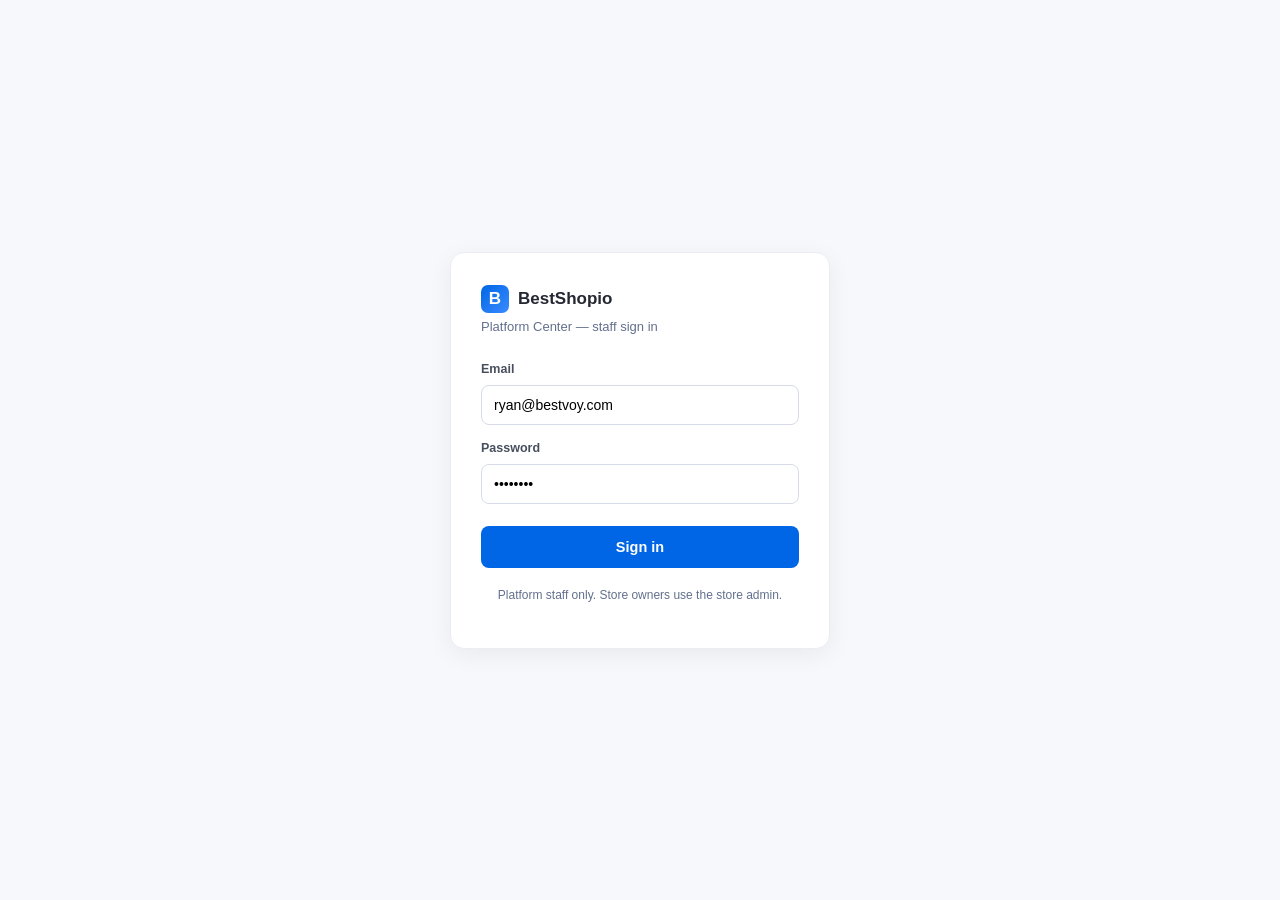
<file: signin.html>
﻿<!DOCTYPE html>
<html lang="en">
<head>
  <meta charset="UTF-8" />
  <meta name="viewport" content="width=device-width, initial-scale=1.0" />
  <title>Sign in · BestShopio Platform Center</title>
  <link rel="stylesheet" href="_shared/admin-theme.css" />
  <style>
    *{box-sizing:border-box}
    body{margin:0;background:var(--panel);color:var(--ink);min-height:100vh;display:grid;place-items:center;
      font:14px/1.5 -apple-system,"Segoe UI",Roboto,Arial,sans-serif}
    .signin-card{width:380px;background:#fff;border:1px solid var(--hair);border-radius:14px;
      box-shadow:0 6px 24px rgb(16 24 40/6%);padding:32px 30px}
    .si-brand{display:flex;align-items:center;gap:9px;font-weight:700;font-size:17px;margin-bottom:4px}
    .si-brand .logo-mark{width:28px;height:28px;border-radius:7px;background:linear-gradient(135deg,#0066e6,#3a8bff);
      display:grid;place-items:center;color:#fff;font-weight:800}
    .si-sub{font-size:13px;color:var(--ink-muted);margin:0 0 24px}
    .si-label{display:block;font-size:12.5px;font-weight:600;color:var(--ink-body);margin:14px 0 6px}
    .si-input{width:100%;height:40px;border:1px solid var(--ctl);border-radius:8px;padding:0 12px;font-size:14px;outline:0}
    .si-input:focus{border-color:var(--brand);box-shadow:0 0 0 3px var(--brand-50)}
    .si-btn{width:100%;height:42px;margin-top:22px;border:0;border-radius:8px;background:var(--brand);color:#fff;
      font-size:14.5px;font-weight:600;cursor:pointer}
    .si-btn:hover{background:var(--brand-hover)}
    .si-foot{text-align:center;font-size:12px;color:var(--ink-muted);margin-top:18px}
  </style>
</head>
<body>
  <form class="signin-card" onsubmit="location.href='index.html';return false">
    <div class="si-brand"><span class="logo-mark">B</span>BestShopio</div>
    <p class="si-sub">Platform Center — staff sign in</p>
    <label class="si-label">Email</label>
    <input class="si-input" type="email" value="ryan@bestvoy.com" />
    <label class="si-label">Password</label>
    <input class="si-input" type="password" value="••••••••" />
    <button class="si-btn" type="submit">Sign in</button>
    <p class="si-foot">Platform staff only. Store owners use the store admin.</p>
  </form>
</body>
</html>
</file>
<file: _shared/admin-theme.css>
/* ============================================================================
 * BestVoy Admin — 共享设计系统（出后台原型直接 link 本文件）
 * 用法：<link rel="stylesheet" href="../_shared/admin-theme.css">
 * 说明书见 docs/BestVoy_设计风格_管理后台.md
 *
 * 这是后台设计系统的「通用核心」：token + app 外壳（侧栏/顶栏）+ 通用组件
 * （卡片/按钮/标签/表格/分页/弹窗/抽屉/输入/菜单等）。
 * 已剔除某个具体原型的业务专属样式（如 analytics 的 BestQL 编辑器/报表库/
 * 数据源标签），保证可跨原型复用。
 *
 * 色值与生产 vben-admin 对齐：--brand #0066e6 ＝ vben --primary 212 100% 45%；
 * 圆角 8px ＝ vben --radius .5rem；默认 light。
 * 提取自 prototypes/analytics/css/theme.css（该原型保留自己的超集副本）。
 * ==========================================================================*/

:root {
  --brand: #0066e6;
  --brand-hover: #0058c4;
  --brand-50: #e6f0ff;
  --ink: #242833;
  --ink-body: #474f5e;
  --ink-muted: #62708d;
  --page: #ffffff;
  --panel: #f7f8fb;
  --hair: #eaedf1;
  --ctl: #d7dbe7;
  --ok: #008051; --ok-bg: #e0f2ec; --ok-border: #cce6dd;
  --warn: #ffc453; --err: #D33612;
  --sidebar-w: 224px;
  --header-h: 56px;
  --radius: 8px;
  --float-shadow: 0 6px 16px 0 rgb(0 0 0 / 8%), 0 3px 6px -4px rgb(0 0 0 / 12%), 0 9px 28px 8px rgb(0 0 0 / 5%);
}

html, body { height: 100%; }
body { font-size: 14px; line-height: 1.5; color: var(--ink); font-family: -apple-system, "Segoe UI", Roboto, "Helvetica Neue", Arial, sans-serif; }
* { -webkit-font-smoothing: antialiased; }

/* ---------- Sidebar ---------- */
.app-sidebar {
  width: var(--sidebar-w);
  flex: 0 0 var(--sidebar-w);
  background: #fff;
  border-right: 1px solid var(--hair);
  display: flex; flex-direction: column;
  height: 100%;
}
.brand-row { height: var(--header-h); display: flex; align-items: center; gap: 8px; padding: 0 16px; border-bottom: 1px solid var(--hair); }
.brand-mark { width: 26px; height: 26px; border-radius: 6px; background: var(--brand); color: #fff; display: grid; place-items: center; font-weight: 700; font-size: 15px; }
.nav-scroll { flex: 1; overflow-y: auto; padding: 8px; }
.nav-group-label { font-size: 11px; font-weight: 600; letter-spacing: .04em; text-transform: uppercase; color: var(--ink-muted); padding: 14px 10px 6px; }
.nav-item { display: flex; align-items: center; gap: 10px; padding: 8px 10px; border-radius: var(--radius); color: var(--ink-body); font-size: 14px; cursor: pointer; user-select: none; white-space: nowrap; }
.nav-item:hover { background: var(--panel); }
.nav-item.active { background: #e6f0ff; color: var(--brand); font-weight: 600; }
.nav-item.active .nav-ico { color: var(--brand); }
.nav-ico { width: 18px; height: 18px; flex: 0 0 18px; color: var(--ink-muted); }
.nav-badge { margin-left: auto; font-size: 12px; color: var(--ink-muted); }
.nav-item.active .nav-badge { color: var(--brand); }
.nav-sub { display: flex; align-items: center; gap: 10px; padding: 7px 10px 7px 38px; border-radius: var(--radius); color: var(--ink-body); font-size: 13.5px; cursor: pointer; }
.nav-sub:hover { background: var(--panel); }
.nav-sub.active { background: #e6f0ff; color: var(--brand); font-weight: 600; }
.nav-caret { margin-left: auto; transition: transform .15s; color: var(--ink-muted); }
.nav-caret.open { transform: rotate(90deg); }
.nav-subs.collapsed { display: none; }

/* ---------- Header ---------- */
.app-header { height: var(--header-h); flex: 0 0 var(--header-h); background: #fff; border-bottom: 1px solid var(--hair); display: flex; align-items: center; gap: 16px; padding: 0 20px; }
.search-box { flex: 1; max-width: 720px; margin: 0 auto; display: flex; align-items: center; gap: 8px; height: 34px; padding: 0 12px; background: var(--panel); border: 1px solid var(--hair); border-radius: var(--radius); color: var(--ink-muted); font-size: 13px; }
.icon-btn { width: 32px; height: 32px; border-radius: var(--radius); background: #EEF0F7; border: none; display: grid; place-items: center; color: var(--ink-body); cursor: pointer; }
.icon-btn:hover { background: #e3e6f0; }
.hdr-ico { width: 32px; height: 32px; border-radius: var(--radius); background: transparent; border: none; display: grid; place-items: center; color: var(--ink-muted); cursor: pointer; }
.hdr-ico:hover { background: var(--panel); color: var(--ink-body); }
.avatar { width: 28px; height: 28px; border-radius: 7px; background: #111827; color: #fff; display: grid; place-items: center; font-size: 12px; font-weight: 600; }

/* ---------- Page / content ---------- */
.view-wrap { padding: 16px 30px 40px; }
.page-title { font-size: 20px; font-weight: 600; color: var(--ink); }
.muted { color: var(--ink-muted); }
.subtle { color: var(--ink-body); }

/* ---------- Cards ---------- */
.panel { background: #fff; border: 1px solid var(--hair); border-radius: 12px; box-shadow: 0 1px 2px 0 rgb(16 24 40 / 4%); }
.card-pad { padding: 16px; }
.card-title { font-size: 14px; font-weight: 600; color: var(--ink); }
.card-link-title { font-size: 14px; font-weight: 600; color: var(--brand); cursor: pointer; }
.card-link-title:hover { text-decoration: underline; }
.stat-value { font-size: 22px; font-weight: 600; color: var(--ink); letter-spacing: -.01em; }
.delta-up { color: var(--ok); font-size: 12px; font-weight: 500; }
.delta-down { color: var(--err); font-size: 12px; font-weight: 500; }

/* ---------- Buttons ---------- */
.btn { height: 32px; padding: 0 14px; border-radius: var(--radius); font-size: 13px; font-weight: 500; display: inline-flex; align-items: center; gap: 6px; cursor: pointer; border: 1px solid transparent; }
.btn-primary { background: var(--brand); color: #fff; }
.btn-primary:hover { background: var(--brand-hover); }
.btn-default { background: #fff; color: var(--ink); border-color: var(--ctl); }
.btn-default:hover { background: var(--panel); }
.btn-gray { background: rgb(0 39 155 / 7%); color: var(--ink); }
.btn-gray:hover { background: rgb(0 39 155 / 12%); }

/* Back button */
.back-btn { display: inline-flex; align-items: center; justify-content: center; width: 32px; height: 32px; padding: 0; background: #eef0f7; border: none; border-radius: 8px; color: var(--ink); cursor: pointer; transition: background-color .2s; flex: none; }
.back-btn:hover { background: #e2e6f1; }

/* Grouped dropdown trigger */
.opt-group { padding: 8px 10px 4px; font-size: 11px; color: var(--ink-muted); font-weight: 600; }
.sel-trigger { width: 100%; display: flex; align-items: center; justify-content: space-between; cursor: pointer; height: 34px; padding: 0 12px; border: 1px solid var(--ctl); border-radius: var(--radius); background: #fff; font-size: 13px; color: var(--ink); }
.sel-trigger:hover { border-color: var(--brand); }

/* ---------- Pills / tags ---------- */
.pill { display: inline-flex; align-items: center; gap: 8px; padding: 5px 12px; border-radius: 9999px; font-size: 12.5px; font-weight: 500; color: #111827; }
.pill .dot { width: 8px; height: 8px; border-radius: 50%; }
.pill-blue { background: #dbeafe; } .pill-blue .dot { background: #2563eb; }
.pill-orange { background: #ffedd5; } .pill-orange .dot { background: #f97316; }
.pill-green { background: var(--ok-bg); } .pill-green .dot { background: var(--ok); }
.pill-red { background: #fee2e2; } .pill-red .dot { background: #ef4444; }
.pill-gray { background: #f3f4f6; } .pill-gray .dot { background: #6b7280; }

/* count badge on tabs */
.count-badge { display: inline-flex; align-items: center; border: 1px solid var(--hair); background: #fff; border-radius: 9999px; padding: 1px 8px; font-size: 12px; color: var(--ink-body); margin-left: 6px; }

/* ---------- Chips (date range / comparison etc.) ---------- */
.chip { display: inline-flex; align-items: center; gap: 6px; height: 32px; padding: 0 12px; border: 1px solid var(--ctl); background: #fff; border-radius: var(--radius); font-size: 13px; color: var(--ink); cursor: pointer; }
.chip:hover { background: var(--panel); }

/* ---------- Tabs ---------- */
.tabs { display: flex; gap: 4px; border-bottom: 1px solid var(--hair); }
.tab { padding: 10px 12px; font-size: 14px; color: var(--ink-body); cursor: pointer; border-bottom: 2px solid transparent; margin-bottom: -1px; display: inline-flex; align-items: center; }
.tab:hover { color: var(--ink); }
.tab.active { color: var(--brand); border-bottom-color: var(--brand); font-weight: 500; }

/* ---------- Table ---------- */
.tbl { width: 100%; border-collapse: collapse; font-size: 13.5px; }
.tbl thead th { background: #fff; text-align: left; font-weight: 600; color: var(--ink); padding: 12px 16px; border-bottom: 1px solid var(--hair); white-space: nowrap; }
.tbl tbody td { padding: 12px 16px; border-bottom: 1px solid var(--hair); color: var(--ink-body); }
.tbl tbody tr { cursor: pointer; }
.tbl tbody tr:hover { background: var(--panel); }
.tbl .num { text-align: right; font-variant-numeric: tabular-nums; }

/* ---------- Misc ---------- */
.divider { height: 1px; background: var(--hair); }
.chart { width: 100%; height: 280px; }
.chart-sm { width: 100%; height: 64px; }
.placeholder { display: grid; place-items: center; min-height: 320px; color: var(--ink-muted); text-align: center; }
.kbd { border: 1px solid var(--ctl); border-radius: 5px; padding: 1px 6px; font-size: 11px; color: var(--ink-muted); background: var(--panel); }
.scroll-thin::-webkit-scrollbar { width: 8px; height: 8px; }
.scroll-thin::-webkit-scrollbar-thumb { background: #d7dbe7; border-radius: 8px; }

/* ---------- Inputs / filters ---------- */
.filter-input { height: 34px; padding: 0 12px 0 32px; border: 1px solid var(--ctl); border-radius: var(--radius); font-size: 13px; color: var(--ink); width: 280px; background: #fff; }
.filter-input:focus { outline: none; border-color: var(--brand); }
.filter-select { height: 34px; padding: 0 10px; border: 1px solid var(--ctl); border-radius: var(--radius); font-size: 13px; color: var(--ink); background: #fff; }
.input { width: 100%; height: 36px; padding: 0 12px; border: 1px solid var(--ctl); border-radius: var(--radius); font-size: 13px; }
.input:focus { outline: none; border-color: var(--brand); }

/* Query / field-builder atoms */
.field-pill { display: inline-flex; align-items: center; gap: 6px; padding: 4px 8px 4px 10px; border-radius: 6px; background: var(--panel); border: 1px solid var(--hair); font-size: 12.5px; color: var(--ink); margin: 0 6px 6px 0; }
.field-pill .x { cursor: pointer; color: var(--ink-muted); font-size: 14px; line-height: 1; }
.field-pill .x:hover { color: var(--err); }
.add-field { display: inline-flex; align-items: center; gap: 4px; padding: 4px 10px; border-radius: 6px; border: 1px dashed var(--ctl); background: #fff; font-size: 12.5px; color: var(--brand); cursor: pointer; }
.add-field:hover { background: var(--brand-50); }

/* ---------- Pagination (Ant Design Vue look) ---------- */
.pg { display: inline-flex; align-items: center; gap: 8px; }
.pg-item { min-width: 32px; height: 32px; padding: 0 6px; display: inline-flex; align-items: center; justify-content: center; border: 1px solid var(--ctl); border-radius: 6px; background: #fff; color: var(--ink-body); font-size: 14px; cursor: pointer; user-select: none; }
.pg-item:hover { border-color: var(--brand); color: var(--brand); }
.pg-item.active { border-color: var(--brand); color: var(--brand); font-weight: 500; }
.pg-item.disabled { color: var(--ink-muted); border-color: var(--hair); cursor: not-allowed; }
.pg-size { height: 32px; border: 1px solid var(--ctl); border-radius: 6px; padding: 0 8px 0 10px; font-size: 14px; color: var(--ink-body); background: #fff; cursor: pointer; margin-left: 4px; }

/* ---------- Dropdown menu (popover) ---------- */
.menu-pop { position: absolute; z-index: 30; background: #fff; border: 1px solid var(--hair); border-radius: 8px; box-shadow: var(--float-shadow); padding: 6px; max-height: 260px; overflow: auto; min-width: 200px; }
.menu-pop .opt { padding: 7px 10px; border-radius: 6px; font-size: 13px; color: var(--ink-body); cursor: pointer; white-space: nowrap; }
.menu-pop .opt:hover { background: var(--panel); color: var(--ink); }

/* ---------- Modal ---------- */
.modal-backdrop { position: fixed; inset: 0; background: rgb(15 23 42 / 35%); display: grid; place-items: center; z-index: 50; }
.modal { background: #fff; border-radius: 12px; width: 420px; box-shadow: var(--float-shadow); overflow: hidden; }
.modal-head { padding: 16px 18px; border-bottom: 1px solid var(--hair); font-size: 15px; font-weight: 600; }
.modal-body { padding: 18px; }
.modal-foot { padding: 14px 18px; border-top: 1px solid var(--hair); display: flex; justify-content: flex-end; gap: 8px; }

/* ---------- Tooltip ---------- */
.tipbox { position: fixed; z-index: 90; max-width: 264px; background: #fff; border: 1px solid var(--hair); border-radius: 8px; box-shadow: var(--float-shadow); padding: 10px 12px; pointer-events: none; }
.tip-title { font-weight: 600; font-size: 13px; color: var(--ink); margin-bottom: 3px; }
.tip-desc { font-size: 12px; color: var(--ink-body); line-height: 1.5; }
.tip-formula { font-family: ui-monospace, Menlo, Consolas, monospace; font-size: 11.5px; color: var(--brand); margin-top: 6px; background: var(--panel); padding: 4px 6px; border-radius: 5px; }

/* ---------- Popover layer + calendar ---------- */
.pop-layer { position: fixed; inset: 0; z-index: 60; pointer-events: none; }
.pop-layer .menu-pop { pointer-events: auto; }
.cal-grid { display: grid; grid-template-columns: repeat(7, 30px); gap: 2px; }
.cal-h { text-align: center; font-size: 11px; color: var(--ink-muted); height: 24px; line-height: 24px; }
.cal-day { text-align: center; font-size: 12.5px; height: 30px; line-height: 30px; border-radius: 6px; cursor: pointer; }
.cal-day:hover { background: var(--panel); }
.cal-day.sel { background: var(--brand); color: #fff; }

/* ---------- Live ping dot ---------- */
.live-dot { width: 8px; height: 8px; border-radius: 50%; background: var(--ok); display: inline-block; box-shadow: 0 0 0 0 rgb(0 128 81 / 50%); animation: ping 1.6s infinite; }
@keyframes ping { 0% { box-shadow: 0 0 0 0 rgb(0 128 81 / 40%); } 70% { box-shadow: 0 0 0 8px rgb(0 128 81 / 0%); } 100% { box-shadow: 0 0 0 0 rgb(0 128 81 / 0%); } }

/* ---------- Info banner + inline selector + link ---------- */
.info-banner { display: flex; align-items: center; gap: 10px; background: #e6f0ff; border: 1px solid #cfe1ff; color: #1e3a8a; border-radius: 8px; padding: 10px 14px; font-size: 13px; margin-bottom: 16px; }
.info-banner .x { margin-left: auto; cursor: pointer; color: var(--ink-muted); font-size: 12px; }
.info-banner .x:hover { color: var(--ink); }
.metric-sel { display: inline-flex; align-items: center; gap: 6px; height: 32px; padding: 0 10px; border: 1px solid var(--ctl); border-radius: var(--radius); background: #fff; font-size: 13px; font-weight: 500; color: var(--ink); cursor: pointer; }
.metric-sel:hover { border-color: var(--brand); }
.lnk { color: var(--brand); font-size: 13px; cursor: pointer; }
.lnk:hover { text-decoration: underline; }

/* ---------- Right slide-in drawer (multi-select picker) ---------- */
.drawer-backdrop { position: fixed; inset: 0; background: rgb(15 23 42 / 35%); z-index: 60; display: flex; justify-content: flex-end; }
.drawer { width: 380px; max-width: 92vw; height: 100%; background: #fff; display: flex; flex-direction: column; box-shadow: -8px 0 24px rgb(0 0 0 / 12%); animation: drawerIn .18s ease; }
@keyframes drawerIn { from { transform: translateX(24px); opacity: .5; } to { transform: none; opacity: 1; } }
.drawer-head { display: flex; align-items: center; justify-content: space-between; padding: 16px 18px; font-size: 16px; font-weight: 600; border-bottom: 1px solid var(--hair); }
.drawer-x { cursor: pointer; color: var(--ink-muted); display: inline-flex; }
.drawer-x:hover { color: var(--ink); }
.drawer-search { padding: 12px 18px; position: relative; border-bottom: 1px solid var(--hair); }
.drawer-search .search-ico { position: absolute; left: 28px; top: 21px; color: var(--ink-muted); }
.drawer-search .filter-input { padding-left: 32px; }
.drawer-body { flex: 1; overflow-y: auto; padding: 6px 18px 16px; }
.edit-sec-label { font-size: 11px; font-weight: 700; letter-spacing: .05em; color: var(--ink-muted); padding: 12px 0 2px; }
.edit-group { border-bottom: 1px solid var(--hair); padding: 4px 0 6px; }
.edit-group-head { display: flex; align-items: center; justify-content: space-between; cursor: pointer; font-size: 13.5px; font-weight: 600; color: var(--ink); padding: 6px 0; }
.edit-caret { color: var(--ink-muted); transition: transform .15s; display: inline-flex; }
.edit-caret.col { transform: rotate(-90deg); }
.edit-selall { display: inline-block; margin: 2px 0 4px; }
.edit-check { display: flex; align-items: center; gap: 8px; padding: 5px 0; font-size: 13.5px; color: var(--ink-body); cursor: pointer; }
.edit-check input { width: 15px; height: 15px; accent-color: var(--brand); cursor: pointer; flex: none; }
.drawer-foot { display: flex; align-items: center; gap: 8px; padding: 14px 18px; border-top: 1px solid var(--hair); }
</file>
